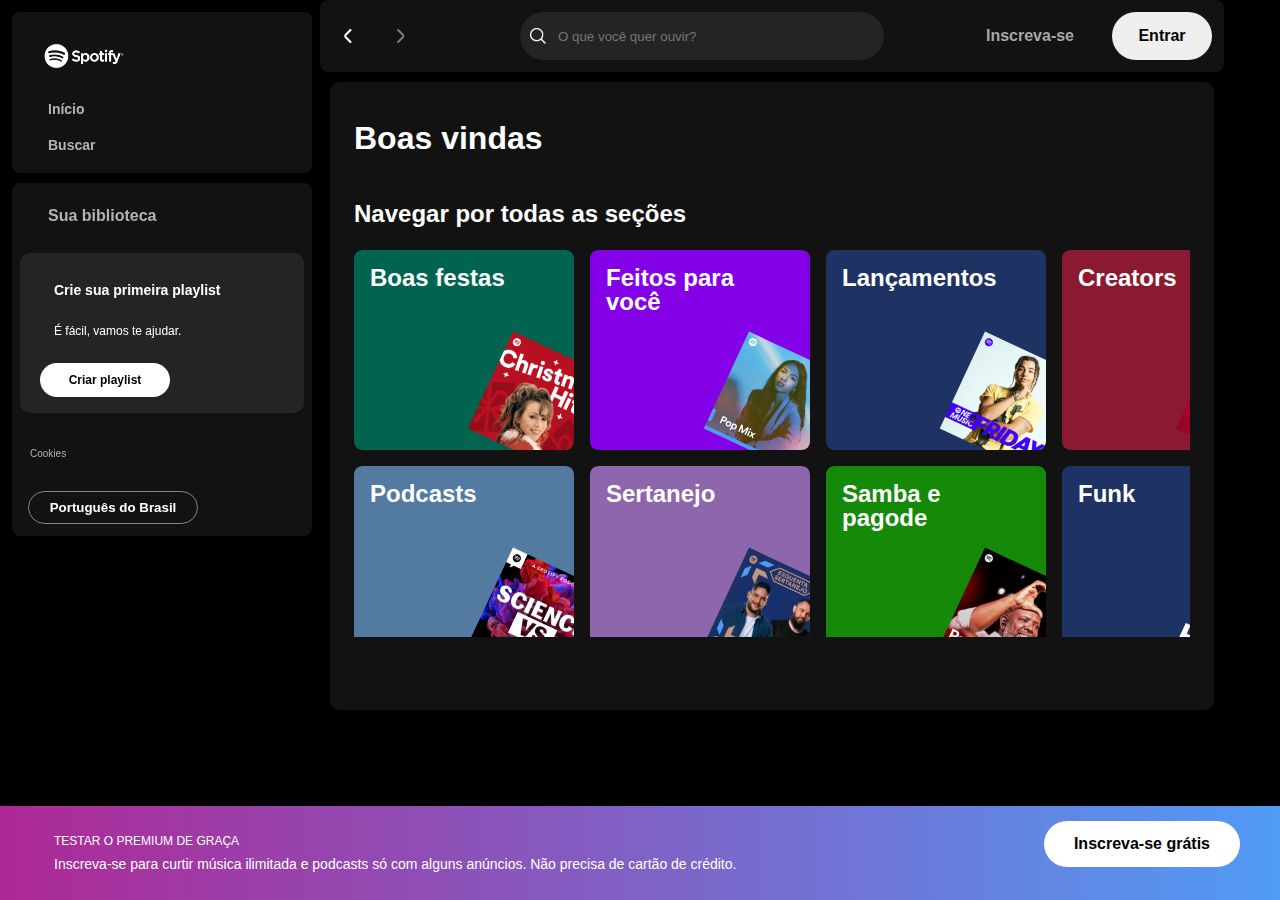
<file: src/pages/index.html>
<!DOCTYPE html>
<html lang="pt-BR">
  <head>
    <meta charset="UTF-8" />
    <meta name="viewport" content="width=device-width, initial-scale=1.0" />
    <title>Spotify : Imersão Front-end Alura</title>
    <link
      rel="shortcut icon"
      href="../assets/icons/favicon.png"
      type="image/x-icon"
    />
    <link rel="stylesheet" href="../styles/reset.css" />
    <link rel="stylesheet" href="../styles/vars.css" />
    <link rel="stylesheet" href="../styles/sidebar-footer.css" />
    <link rel="stylesheet" href="../styles/main.css" />
    <link rel="stylesheet" href="../styles/media-queries.css">
  </head>

  <body>
    <div class="sidebar">
        <nav class="sidebar__navigation">
            <div class="logo">
                <a href="">
                    <img src="../assets/icons/logo-spotify.png" alt="Logo" />
                </a>
            </div>
            <ul>
                <li>
                    <a href="#">
                        <span class="fa fa-home"></span>
                        <span>Início</span>
                    </a>
                </li>
                <li>
                    <a href="#">
                        <span class="fa fa-search"></span>
                        <span>Buscar</span>
                    </a>
                </li>
            </ul>
        </nav>

        <div class="library">
            <div class="library__content">
                <button class="library__button">
                    <span class="fa fas fa-book"></span>
                    <span>Sua biblioteca</span>
                </button>
                <span class="fa fa-plus"></span>
            </div>
            <section class="section-playlist">
                <div class="section-playlist__content">
                    <span class="text title">Crie sua primeira playlist</span>
                    <span class="text subtitle">É fácil, vamos te ajudar.</span>
                    <button class="section-playlist__button">
                        <span>Criar playlist</span>
                    </button>
                </div>
            </section>
            <div class="cookies">
                <a href="#">Cookies</a>
            </div>
            <div class="languages">
                <button class="languages__button">
                    <span class="fa fa-globe"></span>
                    <span>Português do Brasil</span>
                </button>
            </div>
        </div>
    </div>
    <main>
        <div class="main-container">
            <nav class="header__navigation">
                <div class="navigation">
                    <button class="arrow-left">
                        <img src="../assets/icons/small-left.png" alt="" />
                    </button>
                    <button class="arrow-right">
                        <img src="../assets/icons/small-right.png" alt="" />
                    </button>
                </div>
                <div class="header__search">
                    <img src="../assets/icons/search.png" alt="" />
                    <input id="search-input" maxlength="800" autocorrect="off" autocapitalize="off" spellcheck="false"
                        placeholder="O que você quer ouvir?" value="" />
                </div>
                <div class="header__login">
                    <button class="subscribe">Inscreva-se</button>
                    <button class="login">Entrar</button>
                </div>
            </nav>

            <div class="playlist-container">
                <div id="result-playlists">
                    <div class="playlist">
                        <h1 id="greeting">Boas vindas</h1>
                        <h2 class="session">Navegar por todas as seções</h2>
                    </div>

                    <!-- LIST DE CARDS -->
                    <div class="offer__scroll-container">
                        <div class="offer__list">
                            <section class="offer__list-item">

                                <!-- CARD 1 -->
                                <a href="#" class="cards">
                                    <div class="cards card1">
                                        <img src="../assets/playlist/1.jpeg" alt="" />
                                        <span>Boas festas</span>
                                    </div>
                                </a>

                                <!-- CARD 2 -->
                                <a href="#" class="cards">
                                    <div class="cards card2">
                                        <img src="../assets/playlist/2.png" alt="" />
                                        <span>Feitos para você</span>
                                    </div>
                                </a>

                                <!-- CARD 3 -->
                                <a href="#" class="cards">
                                    <div class="cards card3">
                                        <img src="../assets/playlist/3.jpeg" alt="" />
                                        <span>Lançamentos</span>
                                    </div>
                                </a>

                                <!-- CARD 4 -->
                                <a href="#" class="cards">
                                    <div class="cards card4">
                                        <img src="../assets/playlist/4.jpeg" alt="" />
                                        <span>Creators</span>
                                    </div>
                                </a>

                                <!-- CARD 5 -->
                                <a href="#" class="cards">
                                    <div class="cards card5">
                                        <img src="../assets/playlist/5.jpeg" alt="" />
                                        <span>Para treinar</span>
                                    </div>
                                </a>

                                <!-- CARD 6 -->
                                <a href="#" class="cards">
                                    <div class="cards card6">
                                        <img src="../assets/playlist/6.jpeg" alt="" />
                                        <span>Podcasts</span>
                                    </div>
                                </a>

                                <!-- CARD 7 -->
                                <a href="#" class="cards">
                                    <div class="cards card7">
                                        <img src="../assets/playlist/7.jpeg" alt="" />
                                        <span>Sertanejo</span>
                                    </div>
                                </a>

                                <!-- CARD 8 -->
                                <a href="#" class="cards">
                                    <div class="cards card8">
                                        <img src="../assets/playlist/8.jpeg" alt="" />
                                        <span>Samba e pagode</span>
                                    </div>
                                </a>

                                <!-- CARD 9 -->
                                <a href="#" class="cards">
                                    <div class="cards card9">
                                        <img src="../assets/playlist/9.jpeg" alt="" />
                                        <span>Funk</span>
                                    </div>
                                </a>

                                <!-- CARD 10 -->
                                <a href="#" class="cards">
                                    <div class="cards card10">
                                        <img src="../assets/playlist/10.jpeg" alt="" />
                                        <span>MPB</span>
                                    </div>
                                </a>

                                <!-- CARD 11 -->
                                <a href="#" class="cards">
                                    <div class="cards card11">
                                        <img src="../assets/playlist/11.jpeg" alt="" />
                                        <span>Rock</span>
                                    </div>
                                </a>

                                <!-- CARD 12 -->
                                <a href="#" class="cards">
                                    <div class="cards card12">
                                        <img src="../assets/playlist/12.jpeg" alt="" />
                                        <span>Hip Hop</span>
                                    </div>
                                </a>

                                <!-- CARD 13 -->
                                <a href="#" class="cards">
                                    <div class="cards card13">
                                        <img src="../assets/playlist/13.jpeg" alt="" />
                                        <span>Indie</span>
                                    </div>
                                </a>

                                <!-- CARD 14 -->
                                <a href="#" class="cards">
                                    <div class="cards card14">
                                        <img src="../assets/playlist/14.jpeg" alt="" />
                                        <span>Relax</span>
                                    </div>
                                </a>

                                <!-- CARD 15 -->
                                <a href="#" class="cards">
                                    <div class="cards card15">
                                        <img src="../assets/playlist/15.jpeg" alt="" />
                                        <span>Música Latina</span>
                                    </div>
                                </a>
                            </section>
                        </div>
                    </div>
                </div>
                <div id="result-artist" class="hidden">
                    <div class="grid-container">
                        <div class="artist-card" id="">
                            <div class="card-img">
                                <img id="artist-img" class="artist-img" />
                                <div class="play">
                                    <span class="fa fa-solid fa-play"></span>
                                </div>
                            </div>
                            <div class="card-text">
                                <a title="Foo Fighters" class="vst" href=""></a>
                                <span class="artist-name" id="artist-name"></span>
                                <span class="artist-categorie">Artista</span>
                                </a>
                            </div>
                        </div>
                    </div>
                </div>
            </div>
        </div>
    </main>

    <footer class="disclaimer-premium">
        <div class="text">
            <p class="disclaimer-premium__title">Testar o Premium de graça</p>
            <p class="disclaimer-premium__subtitle">
                Inscreva-se para curtir música ilimitada e podcasts só com alguns
                anúncios. Não precisa de cartão de crédito.
            </p>
        </div>
        <div class="button">
            <button type="button">Inscreva-se grátis</button>
        </div>
    </footer>

    <script src="../scripts/script.js" type="text/javascript"></script>
</body>
</html>
</file>
<file: src/styles/vars.css>
:root {
  --font-dm-sans: "DM Sans", sans-serif;
  --color-white: #fff;
  --color-black: #000;
  --primary-bg: #121212;
  --bg-icon: #131313;
  --secondary-bg: #242424;
  --bg-arrow-color: #rbga(0, 0, 07);
  --button-subscribe: #a7a7a7;
  --text-color: #b3b3b3;
}
</file>
<file: src/styles/sidebar-footer.css>
body {
  background-color: var(--color-black);
  color: var(--color-white);
  display: flex;
  flex-direction: column;
  min-height: 100vh;
  font-family: var(--font-dm-sans);
}

.sidebar {
  position: fixed;
  top: 0;
  left: 0;
  bottom: 0;
  padding: 12px;
  width: 300px;
}

.sidebar__navigation {
  background-color: var(--primary-bg);
  border-radius: 8px;
  padding: 16px 0 0 16px;
}

.sidebar__navigation .logo {
  display: flex;
  background-color: var(--primary-bg);
  border-radius: 8px;
  padding: 16px 0 0 16px;
}

.logo img {
  width: 80px;
}

.sidebar nav ul {
  margin-top: 20px;
  padding: 0 20px 10px 20px;
}

.sidebar ul li {
  padding: 10px 0;
}

.sidebar nav ul li a {
  color: var(--text-color);
  text-decoration: none;
  font-weight: 600;
  font-size: 14px;
}

.library {
  display: flex;
  justify-content: space-between;
  flex-direction: column;
  background-color: var(--primary-bg);
  color: var(--text-color);
  border-radius: 8px;
  padding: 4px 8px;
  margin-top: 10px;
  font-weight: 600;
  font-size: 14px;
}

.library .library__content {
  display: flex;
  justify-content: space-between;
}

.library .library__button {
  display: flex;
  margin-right: 10px;
  padding: 20px 10px;
  color: var(--text-color);
  background-color: transparent;
  border: 0;
  font-size: 1rem;
  font-weight: 700;
  text-align: center;
  text-decoration: none;
  text-transform: none;
}

.library .library__button .fa {
  font-size: 20px;
  margin-right: 10px;
  padding-right: 8px;
}

.library .fa-plus {
  margin: 24px 10px;
}

.section-playlist {
  display: flex;
  align-items: flex-start;
  justify-content: space-between;
  gap: 20px;
  color: var(--text-color);
  font-weight: 600;
  font-size: 14px;
  margin: 8px 0;
  padding: 16px 20px;
  background-color: var(--secondary-bg);
  border-radius: 10px;
}

.section-playlist .section-playlist__content {
  display: flex;
  flex-direction: column;
}

.text {
  padding: 14px;
  color: var(--color-white);
}

.title {
  font-weight: 700;
}

.subtitle {
  font-weight: 500;
  font-size: 12px;
}

.section-playlist__content .section-playlist__button {
  display: flex;
  justify-content: center;
  background-color: var(--color-white);
  color: var(--color-black);
  border-radius: 20px;
  font-size: 12px;
  font-weight: 700;
  text-decoration: none;
  text-transform: none;
  padding: 10px;
  margin-top: 12px;
  border: 0;
  width: 130px;
}

.sidebar .cookies {
  margin: 24px 10px;
}

.sidebar .cookies a {
  color: var(--text-color);
  font-weight: 500;
  font-size: 10px;
  text-decoration: none;
}

.sidebar .cookies a:hover {
  text-decoration: underline;
}

.sidebar .languages__button {
  background-color: transparent;
  color: var(--color-white);
  border: 1px solid #878787;
  cursor: pointer;
  align-items: center;
  font-weight: bold;
  width: 170px;
  margin: 8px;
  padding: 8px;
  border-radius: 20px;
}

.disclaimer-premium {
  position: fixed;
  bottom: 0;
  left: 0;
  right: 0;
  background: linear-gradient(to right, #ae2896, #509bf5);
  padding: 15px 40px;
  display: flex;
  justify-content: space-between;
}

.disclaimer-premium .text {
  flex-shrink: 0;
}

.disclaimer-premium .disclaimer-premium__title {
  color: #ffffff;
  text-transform: uppercase;
  font-weight: 400;
  font-size: 12px;
  margin-bottom: 10px;
}

.disclaimer-premium .disclaimer-premium__subtitle {
  color: #ffffff;
  font-size: 14px;
  font-weight: 500;
}

.disclaimer-premium button {
  background-color: #ffffff;
  color: #000000;
  font-size: 16px;
  font-weight: bold;
  padding: 14px 30px;
  border: 0px;
  border-radius: 40px;
  cursor: pointer;
  flex-shrink: 0;
}
</file>
<file: src/styles/main.css>
.main-container {
  max-width: 80vw;
  height: 100vh;
  margin-left: 320px;
  margin-right: 56px;
}

.header__navigation {
  display: flex;
  justify-content: space-between;
  align-items: center;
  padding: 12px;
  border-radius: 8px;
  background-color: var(--primary-bg);
}

.header__navigation .navigation {
  display: flex;
  justify-content: space-around;
  align-items: center;
}

.header__navigation .navigation .arrow-left {
  margin-right: 1.25rem;
}

.arrow-right,
.arrow-left {
  display: flex;
  align-items: center;
  justify-content: center;
  width: 32px;
  height: 32px;
  background: var(--bg-icon);
  background-color: var(--bg-arrow-color);
  border-radius: 50%;
  border: none;
  cursor: pointer;
}

.header__search {
  flex-grow: 1;
  max-width: 364px;
  height: 48px;
  margin-left: 8px;
  background-color: var(--secondary-bg);
  border-radius: 500px;
  display: flex;
  align-items: center;
}

.header__search img {
  width: 16px;
  height: 16px;
  margin-left: 10px;
}

.header__search input {
  background-color: transparent;
  border: none;
  padding: 0 100px 0 12px;
  color: var(--color-white);
  text-overflow: ellipsis;
  overflow: hidden;
  white-space: nowrap;
  outline: none;
}

.header__login {
  display: flex;
  align-items: center;
}

.header__login .subscribe {
  color: var(--button-subscribe);
  font-size: 16px;
  font-weight: 700;
  background-color: transparent;
  margin-right: 32px;
}

.header__login .login {
  width: 100px;
  height: 48px;
  color: var(--color-black);
  font-size: 16px;
  font-weight: 700;
  border-radius: 40px;
}
/* ------------------------------------ */

.playlist-container {
  height: 68vh;
  padding-top: 16px;
  margin: 10px;
  border-radius: 10px;
  background-color: var(--primary-bg);
}

.playlist {
  margin: 24px;
}

.playlist #greeting {
  color: var(--color-white);
  font-size: 32px;
  font-weight: 700;
  margin-bottom: 48px;
}

.playlist .session {
  color: var(--color-white);
  font-size: 24px;
  font-weight: 700;
}

.offer__scroll-container {
  max-height: 43vh;
  margin: 24px;
  overflow-y: auto;
}

.offer__scroll-container::-webkit-scrollbar {
  width: 1px;
}

.offer__scroll-container::-webkit-scrollbar-thumb {
  background-color: transparent;
}

.offer__list-item {
  display: grid;
  justify-items: center;
  grid-template-columns: 1fr 1fr 1fr 1fr 1fr;
  grid-gap: 16px;
  gap: 16px;
  margin-bottom: 16px;
}

.cards {
  position: relative;
  width: 220px;
  height: 200px;
  overflow: hidden;
  border-radius: 8px;
}

.cards span {
  padding: 16px;
  position: absolute;
  color: var(--color-white);
  font-size: 24px;
  font-weight: 700;
}

.card1 {
  background-color: rgb(0, 100, 80);
}

.card2 {
  background-color: rgb(132, 0, 231);
}

.card3 {
  background: rgb(30, 50, 100);
}

.card4 {
  background: rgb(140, 25, 50);
}

.card5 {
  background: rgb(232, 17, 91);
}

.card6 {
  background: rgb(83, 122, 161);
}

.card7 {
  background: rgb(142, 102, 172);
}

.card8 {
  background: rgb(20, 138, 8);
}

.card9 {
  background: rgb(30, 50, 100);
}

.card10 {
  background: rgb(233, 20, 41);
}

.card11 {
  background: rgb(80, 55, 80);
}

.card12 {
  background: rgb(216, 64, 0);
}

.card13 {
  background: rgb(186, 93, 7);
}

.card14 {
  background: rgb(0, 30, 80);
}

.card15 {
  background: rgb(60, 30, 80);
}

.offer__list-item img {
  position: absolute;
  right: 0;
  bottom: 0;
  height: auto;
  width: 107px;
  transform: rotate(25deg) translate(18%, -2%);
}

/* CARD ARTISTA */

.artist {
  --column-count: 5;
  --grid-gap: 24px;
  --min-container-width: 372px;
}

.hidden {
  display: none;
}

.grid-container {
  grid-gap: 24px;
  display: grid;
  grid-template-columns: repeat(5, minmax(0, 1fr));
  min-width: 767px;
}

.artist-card {
  background: #181818;
  border-radius: 8px;
  -ms-flex: 1;
  flex: 1;
  isolation: isolate;
  padding: 16px;
  position: relative;
  transition: background-color 0.3s ease;
  width: 100%;
}

.artist-card:hover {
  background-color: #252525;
}

.card-img {
  padding-bottom: 100%;
  position: relative;
  width: 100%;
  margin-bottom: 16px;
}

.artist-img {
  height: 100%;
  left: 0;
  position: absolute;
  top: 0;
  width: 100%;
  border-radius: 50%;
}

.card-text {
  display: flex;
  flex-direction: column;
  color: #fff;
  overflow: hidden;
  text-overflow: ellipsis;
  white-space: nowrap;
  min-height: 62px;
}

.card-text a {
  display: inline-block;
  max-width: 100%;
  vertical-align: middle;
}

.artist-name {
  box-sizing: border-box;
  margin-block: 0px;
  font-size: 16px;
  font-weight: 700;
  padding-block-end: 8px;
}

.artist-categorie {
  color: #6a6a6a;
  font-weight: 400;
  font-size: 0.875rem;
}

.play {
  position: relative;
}

.play .fa-play {
  position: absolute;
  right: 10px;
  top: 120px;
  padding: 18px;
  background-color: #1db954;
  border-radius: 100%;
  font-size: 14px;
  opacity: 0;
  transition: all ease 0.4s;
}

.artist-card:hover .play .fa-play {
  opacity: 1;
  transform: translateY(-20px);
}

.play .fa-play:hover {
  padding: 20px;
  cursor: pointer;
}

#result-artist {
  padding: 20px 40px;
}
</file>
<file: src/styles/media-queries.css>
@media screen and (max-width: 1015px) {
  .header__search {
    width: auto !important;
    display: none;
  }
}

@media screen and (min-width: 1016px) and (max-width: 1140px) {
  .header__search {
    width: auto !important;
    display: none;
  }
}

@media screen and (max-width: 375px) {
  .playlist {
    display: none;
  }

  .playlist-container {
    width: 100%;
    height: auto;
  }

  .sidebar {
    width: 342px;
  }

  .offer__list-item {
    grid-template-columns: 1fr;
  }

  .offer__scroll-container {
    overflow-y: visible;
  }
}
</file>
